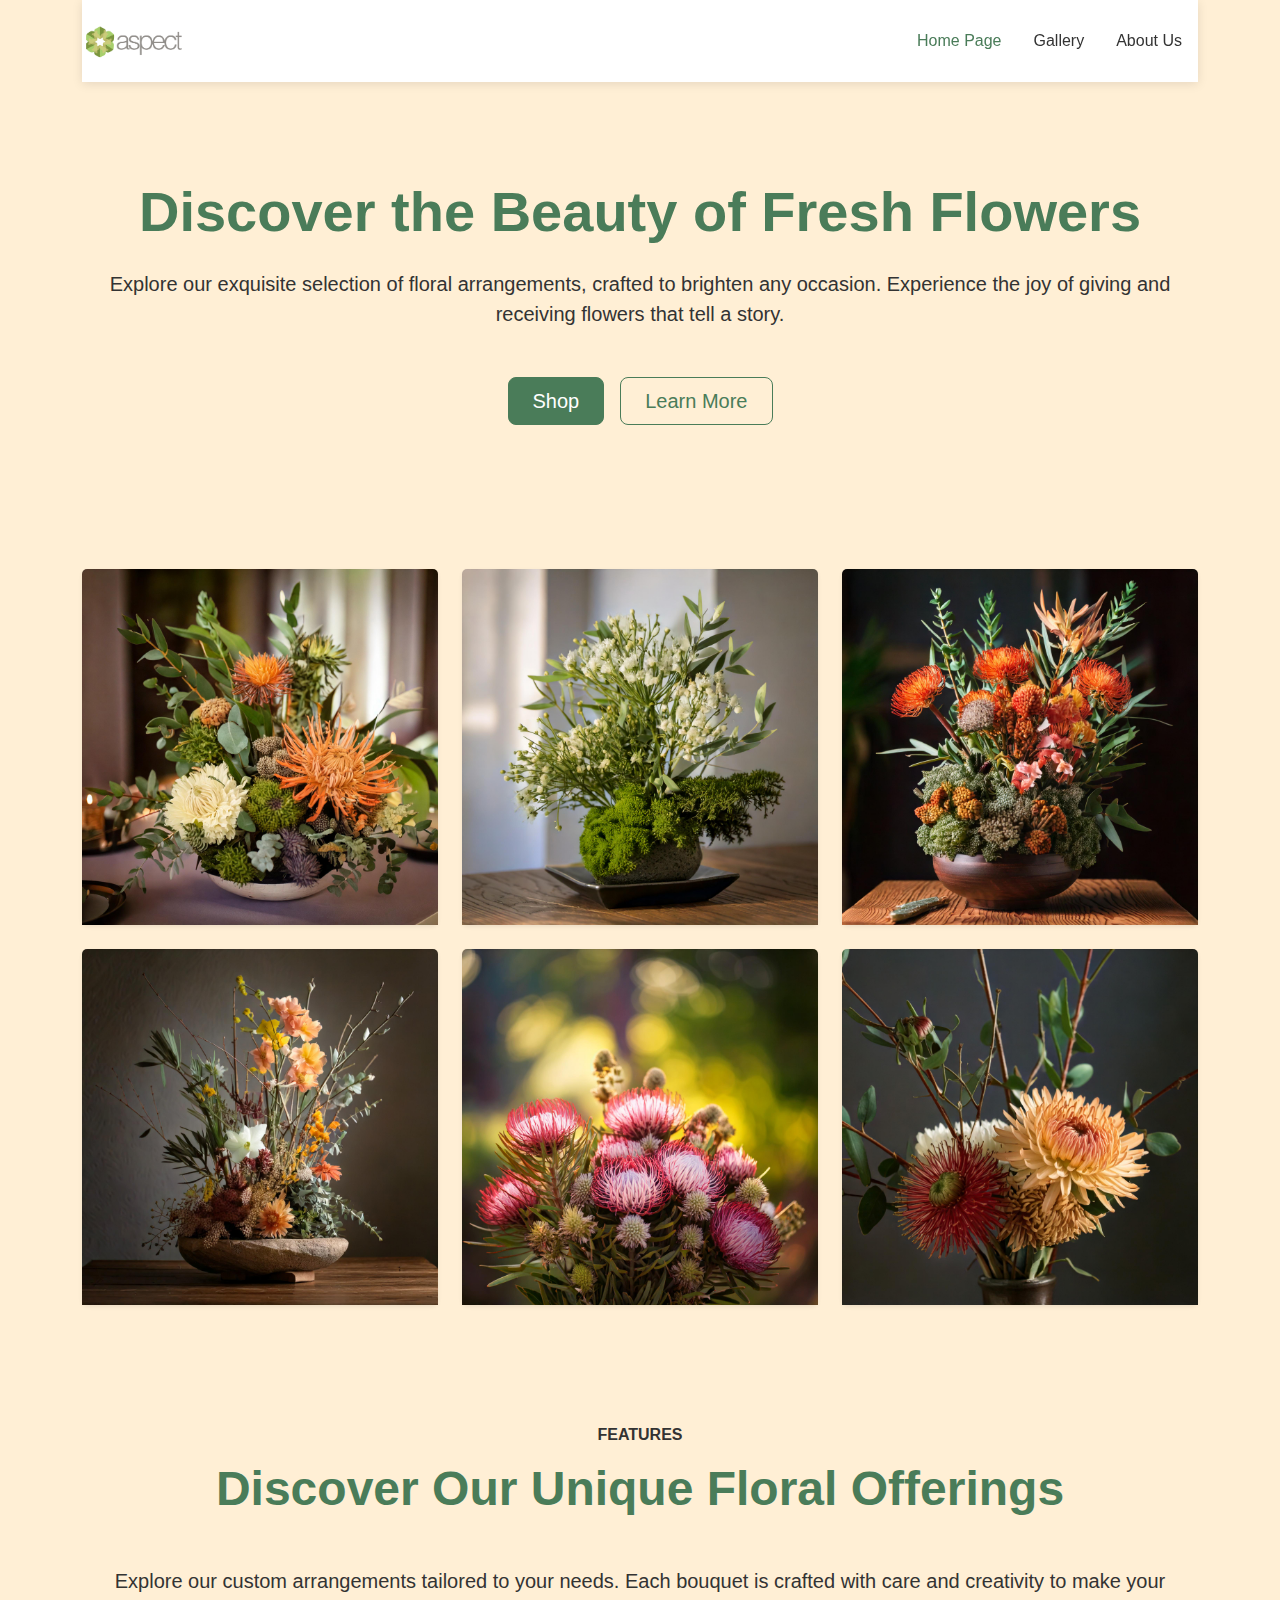
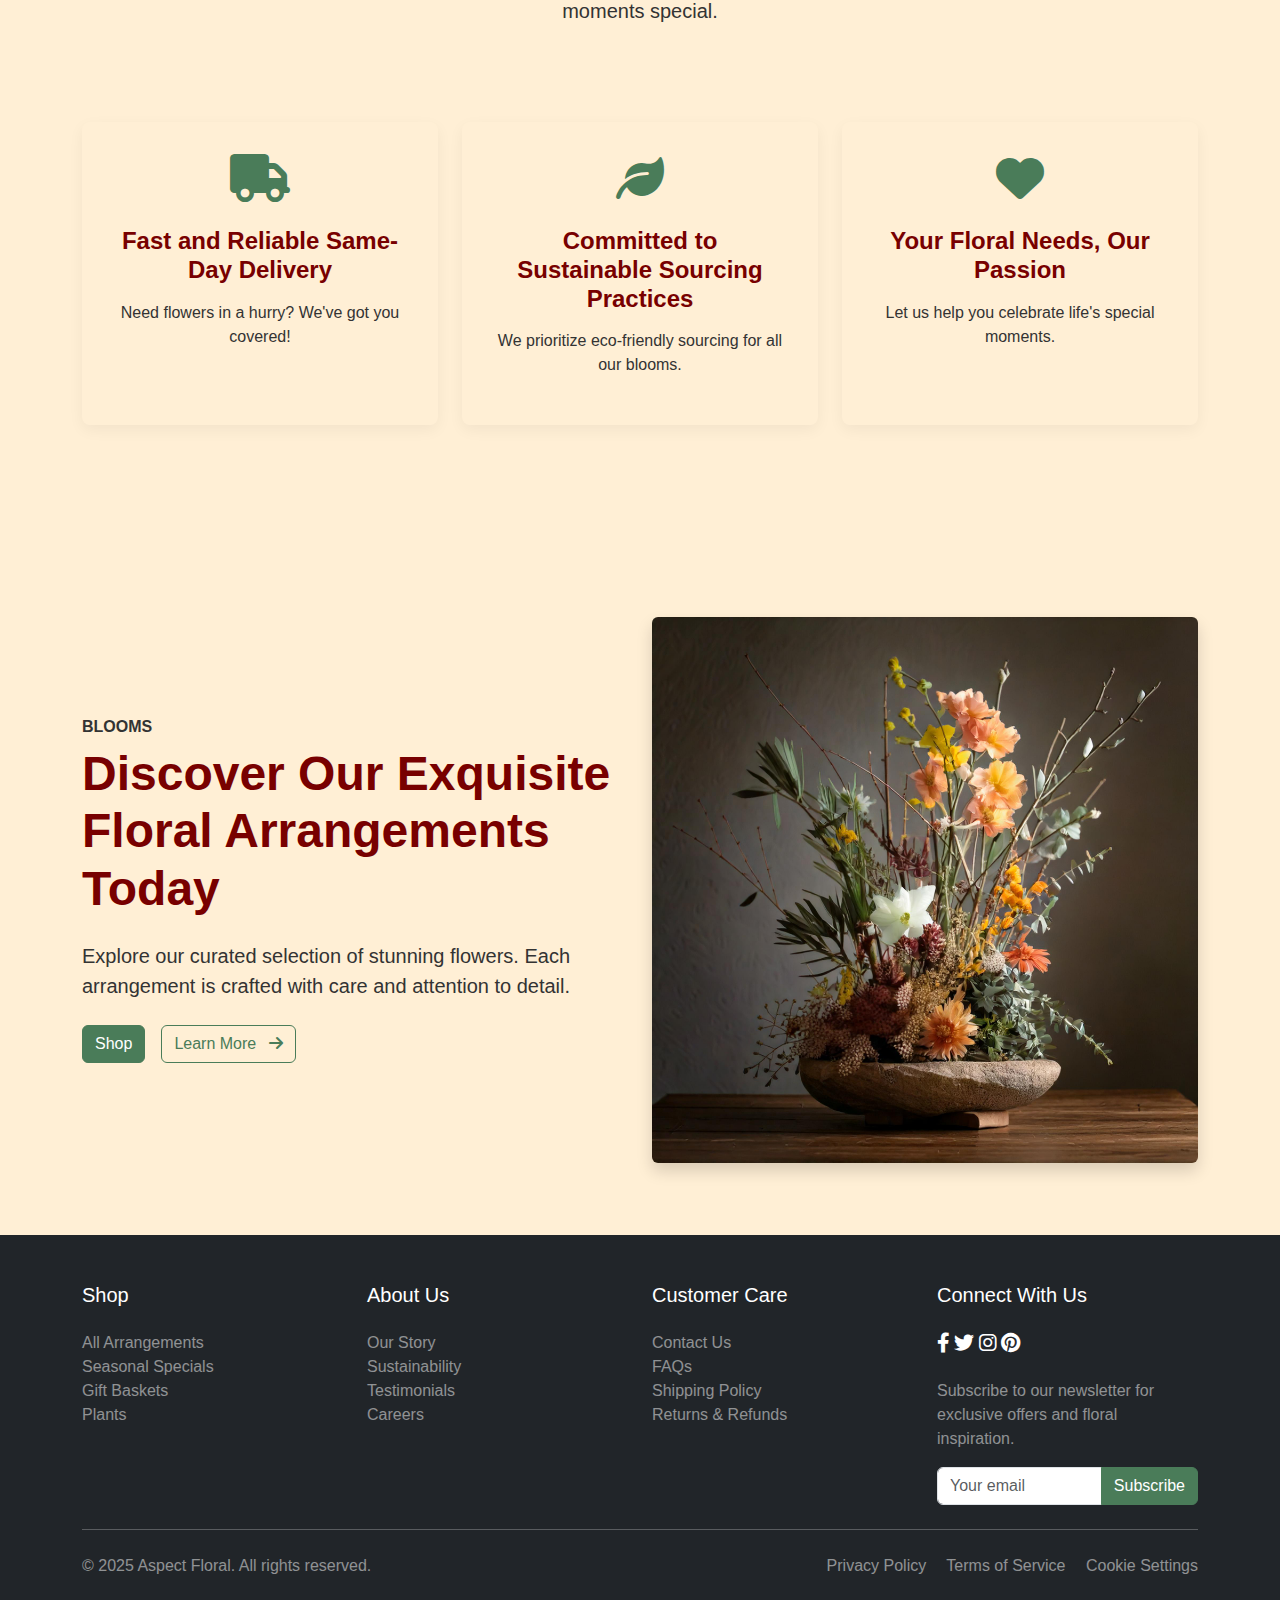
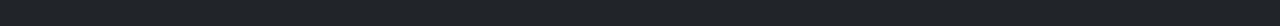
<file: Website Flower GRD263/index.html>
<!DOCTYPE html>
<html lang="en">
<head>
  <meta charset="UTF-8">
  <meta name="viewport" content="width=device-width, initial-scale=1.0">
  <title>Aspect Floral - Beautiful Fresh Flowers</title>
  <!-- Bootstrap CSS -->
  <link href="https://cdn.jsdelivr.net/npm/bootstrap@5.3.0-alpha1/dist/css/bootstrap.min.css" rel="stylesheet">
  <!-- Custom CSS -->
  <link href="css/style.css" rel="stylesheet">
  <!-- Font Awesome -->
  <link rel="stylesheet" href="https://cdnjs.cloudflare.com/ajax/libs/font-awesome/6.0.0/css/all.min.css">
</head>
<body>
  <!-- Header -->
  <header class="sticky-top">
    <div class="container">
      <nav class="navbar navbar-expand-lg navbar-light py-3">
        <a class="navbar-brand" href="index.html">
          <img src="images/aspect-logo.png" alt="Aspect Floral" height="40">
        </a>
        <button class="navbar-toggler" type="button" data-bs-toggle="collapse" data-bs-target="#navbarNav" aria-controls="navbarNav" aria-expanded="false" aria-label="Toggle navigation">
          <span class="navbar-toggler-icon"></span>
        </button>
        <div class="collapse navbar-collapse justify-content-end" id="navbarNav">
          <ul class="navbar-nav">
            <li class="nav-item">
              <a class="nav-link active" aria-current="page" href="index.html">Home Page</a>
            </li>
            <li class="nav-item">
              <a class="nav-link" href="gallery.html">Gallery</a>
            </li>
            <li class="nav-item">
              <a class="nav-link" href="about.html">About Us</a>
            </li>
          </ul>
        </div>
      </nav>
    </div>
  </header>

  <!-- Hero Section -->
  <section class="hero-section py-5">
    <div class="container text-center py-5">
      <h1 class="display-4 fw-bold text-primary mb-4">Discover the Beauty of Fresh Flowers</h1>
      <p class="lead mb-5">Explore our exquisite selection of floral arrangements, crafted to brighten any occasion. Experience the joy of giving and receiving flowers that tell a story.</p>
      <div class="d-flex justify-content-center gap-3">
        <a href="#" class="btn btn-primary btn-lg px-4">Shop</a>
        <a href="#" class="btn btn-outline-primary btn-lg px-4">Learn More</a>
      </div>
    </div>
  </section>

  <!-- Featured Products -->
  <section class="featured-products py-5">
    <div class="container">
      <div class="row g-4">
        <div class="col-md-4">
          <div class="card h-100 border-0 shadow-sm">
            <img src="images/arrangement-1.jpg" class="card-img-top" alt="Floral Arrangement">
          </div>
        </div>
        <div class="col-md-4">
          <div class="card h-100 border-0 shadow-sm">
            <img src="images/arrangement-2.jpg" class="card-img-top" alt="Floral Arrangement">
          </div>
        </div>
        <div class="col-md-4">
          <div class="card h-100 border-0 shadow-sm">
            <img src="images/arrangement-3.jpg" class="card-img-top" alt="Floral Arrangement">
          </div>
        </div>
        <div class="col-md-4">
          <div class="card h-100 border-0 shadow-sm">
            <img src="images/arrangement-4.jpg" class="card-img-top" alt="Floral Arrangement">
          </div>
        </div>
        <div class="col-md-4">
          <div class="card h-100 border-0 shadow-sm">
            <img src="images/arrangement-5.jpg" class="card-img-top" alt="Floral Arrangement">
          </div>
        </div>
        <div class="col-md-4">
          <div class="card h-100 border-0 shadow-sm">
            <img src="images/arrangement-6.jpg" class="card-img-top" alt="Floral Arrangement">
          </div>
        </div>
      </div>
    </div>
  </section>

  <!-- Unique Offerings -->
  <section class="unique-offerings py-5">
    <div class="container text-center py-4">
      <h6 class="text-uppercase fw-bold mb-3">Features</h6>
      <h2 class="display-5 fw-bold text-primary mb-5">Discover Our Unique Floral Offerings</h2>
      <p class="lead mb-5">Explore our custom arrangements tailored to your needs. Each bouquet is crafted with care and creativity to make your moments special.</p>
      
      <div class="row g-4 py-5">
        <div class="col-md-4">
          <div class="feature-box text-center">
            <div class="feature-icon mb-4" style="color:#780000">
              <i class="fas fa-truck fa-3x text-primary"></i>
            </div>
            <h3 class="h4 mb-3" style="color:#780000"><b>Fast and Reliable Same-Day Delivery</b></h3>
            <p>Need flowers in a hurry? We've got you covered!</p>
          </div>
        </div>
        <div class="col-md-4">
          <div class="feature-box text-center">
            <div class="feature-icon mb-4">
              <i class="fas fa-leaf fa-3x text-primary"></i>
            </div>
            <h3 class="h4 mb-3" style="color:#780000"><b>Committed to Sustainable Sourcing Practices</b></h3>
            <p>We prioritize eco-friendly sourcing for all our blooms.</p>
          </div>
        </div>
        <div class="col-md-4">
          <div class="feature-box text-center">
            <div class="feature-icon mb-4">
              <i class="fas fa-heart fa-3x text-primary"></i>
            </div>
            <h3 class="h4 mb-3" style="color:#780000"><b>Your Floral Needs, Our Passion</b></h3>
            <p>Let us help you celebrate life's special moments.</p>
          </div>
        </div>
      </div>
    </div>
  </section>

  <!-- Call to Action -->
  <section class="cta-section py-5">
    <div class="container py-4">
      <div class="row align-items-center">
        <div class="col-lg-6">
          <h6 class="text-uppercase fw-bold">Blooms</h6>
          <h2 class="display-5 fw-bold  mb-4" style="color:#780000">Discover Our Exquisite Floral Arrangements Today</h2>
          <p class="lead mb-4">Explore our curated selection of stunning flowers. Each arrangement is crafted with care and attention to detail.</p>
          <div class="d-flex gap-3">
            <a href="#" class="btn btn-primary">Shop</a>
            <a href="#" class="btn btn-outline-primary">Learn More <i class="fas fa-arrow-right ms-2"></i></a>
          </div>
        </div>
        <div class="col-lg-6 mt-5 mt-lg-0">
          <img src="images/featured-arrangement.jpg" alt="Featured Floral Arrangement" class="img-fluid rounded shadow">
        </div>
      </div>
    </div>
  </section>

  <!-- Footer -->
  <footer class="bg-dark text-white py-5">
    <div class="container">
      <div class="row g-4">
        <div class="col-lg-3 col-md-6">
          <h5 class="mb-4">Shop</h5>
          <ul class="list-unstyled">
            <li><a href="#" class="text-decoration-none text-white-50">All Arrangements</a></li>
            <li><a href="#" class="text-decoration-none text-white-50">Seasonal Specials</a></li>
            <li><a href="#" class="text-decoration-none text-white-50">Gift Baskets</a></li>
            <li><a href="#" class="text-decoration-none text-white-50">Plants</a></li>
          </ul>
        </div>
        <div class="col-lg-3 col-md-6">
          <h5 class="mb-4">About Us</h5>
          <ul class="list-unstyled">
            <li><a href="#" class="text-decoration-none text-white-50">Our Story</a></li>
            <li><a href="#" class="text-decoration-none text-white-50">Sustainability</a></li>
            <li><a href="#" class="text-decoration-none text-white-50">Testimonials</a></li>
            <li><a href="#" class="text-decoration-none text-white-50">Careers</a></li>
          </ul>
        </div>
        <div class="col-lg-3 col-md-6">
          <h5 class="mb-4">Customer Care</h5>
          <ul class="list-unstyled">
            <li><a href="#" class="text-decoration-none text-white-50">Contact Us</a></li>
            <li><a href="#" class="text-decoration-none text-white-50">FAQs</a></li>
            <li><a href="#" class="text-decoration-none text-white-50">Shipping Policy</a></li>
            <li><a href="#" class="text-decoration-none text-white-50">Returns & Refunds</a></li>
          </ul>
        </div>
        <div class="col-lg-3 col-md-6">
          <h5 class="mb-4">Connect With Us</h5>
          <div class="d-flex gap-3 mb-4">
            <ahref="#" class="text-white"><i class="fab fa-facebook-f fa-lg"></i></a>
            <ahref="#" class="text-white"><i class="fab fa-twitter fa-lg"></i></a>
            <ahref="#" class="text-white"><i class="fab fa-instagram fa-lg"></i></a>
            <ahref="#" class="text-white"><i class="fab fa-pinterest fa-lg"></i></a>
          </div>
          <p class="text-white-50">Subscribe to our newsletter for exclusive offers and floral inspiration.</p>
          <form>
            <div class="input-group">
              <input type="email" class="form-control" placeholder="Your email" aria-label="Email" aria-describedby="subscribe-btn">
              <button class="btn btn-primary" type="button" id="subscribe-btn">Subscribe</button>
            </div>
          </form>
        </div>
      </div>
      <hr class="my-4 bg-secondary">
      <div class="row">
        <div class="col-md-6 text-center text-md-start">
          <p class="mb-0 text-white-50">&copy; 2025 Aspect Floral. All rights reserved.</p>
        </div>
        <div class="col-md-6 text-center text-md-end">
          <a href="#" class="text-decoration-none text-white-50 me-3">Privacy Policy</a>
          <a href="#" class="text-decoration-none text-white-50 me-3">Terms of Service</a>
          <a href="#" class="text-decoration-none text-white-50">Cookie Settings</a>
        </div>
      </div>
    </div>
  </footer>

  <!-- Bootstrap JS Bundle with Popper -->
  <script src="https://cdn.jsdelivr.net/npm/bootstrap@5.3.0-alpha1/dist/js/bootstrap.bundle.min.js"></script>
</body>
</html>
</file>
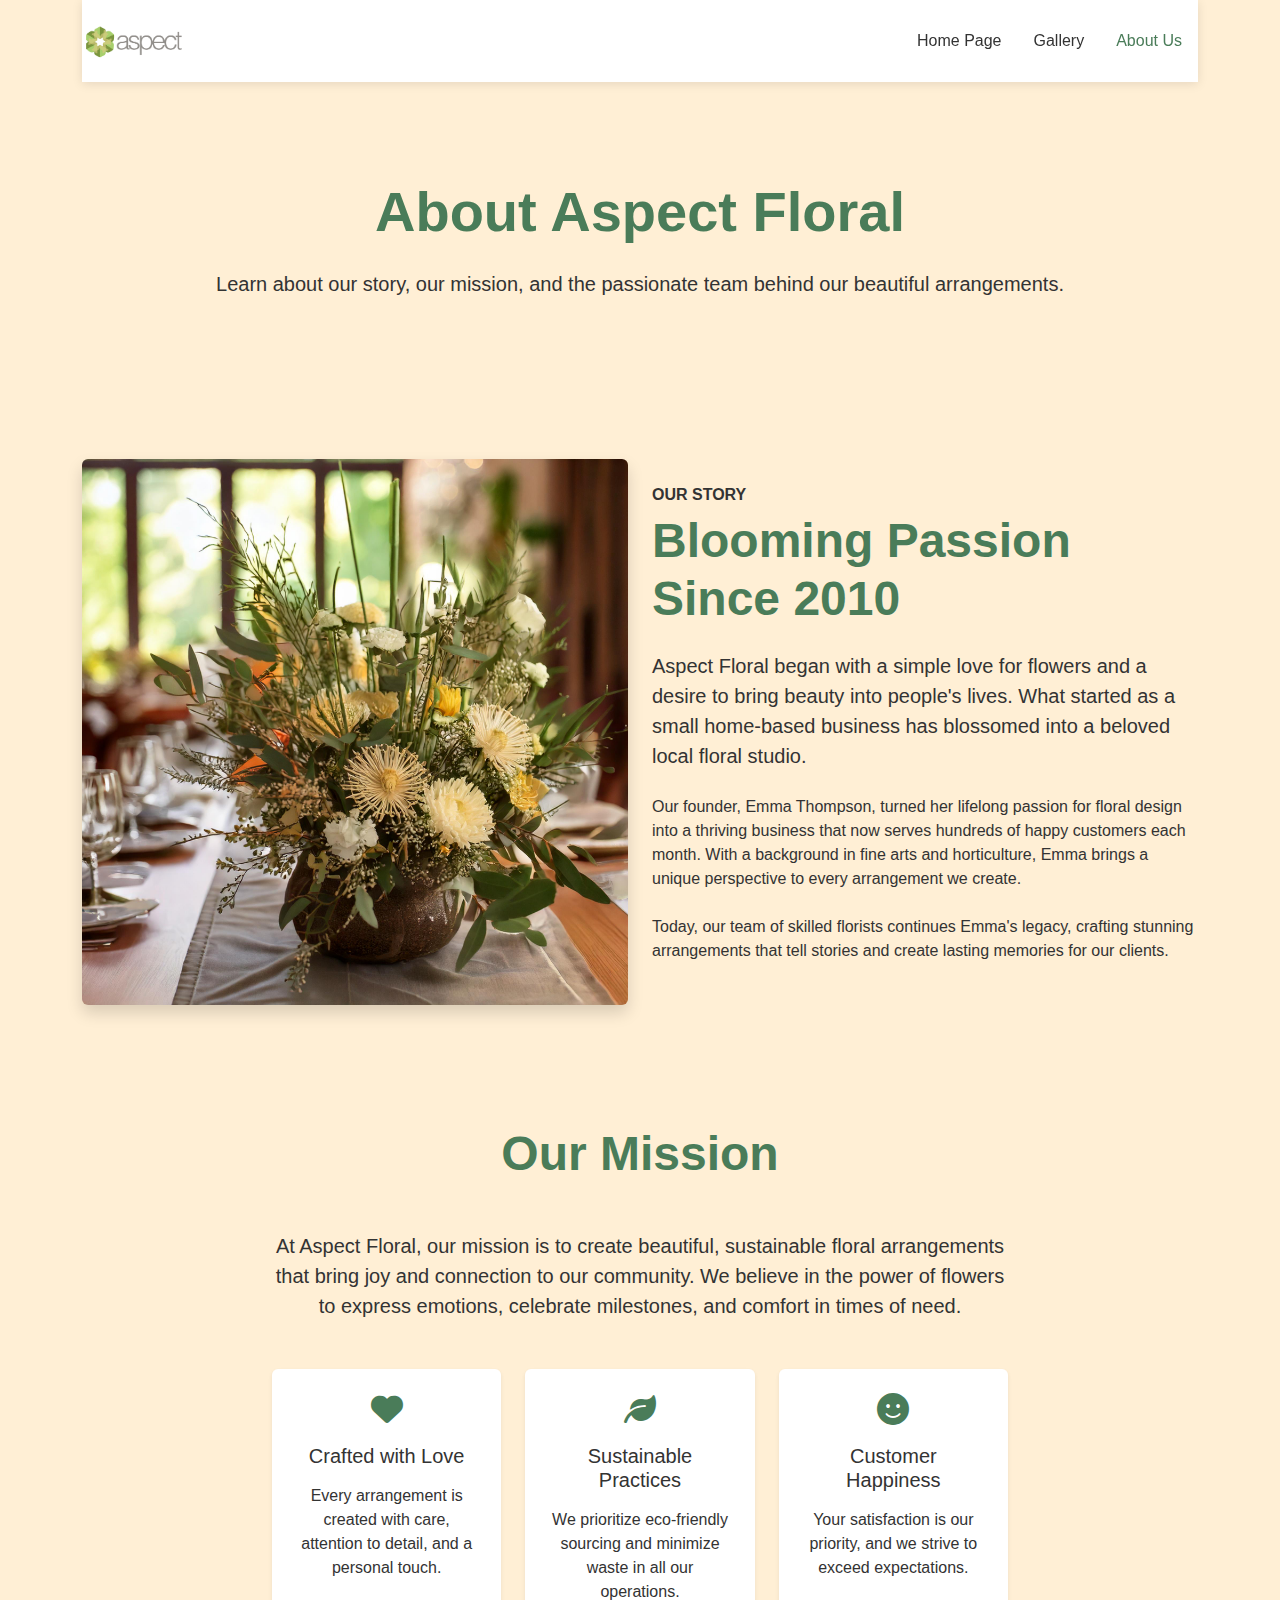
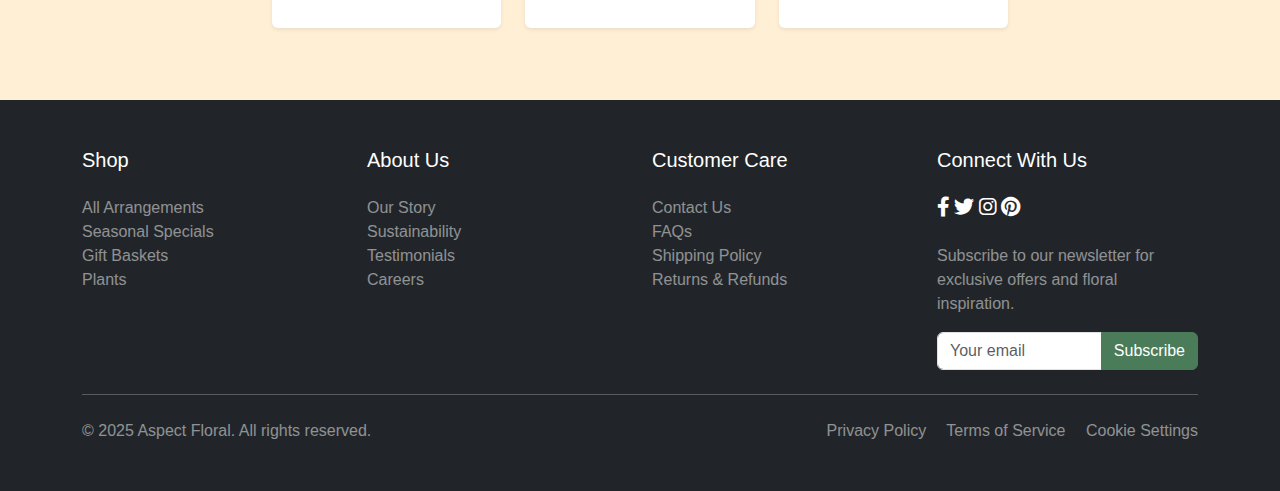
<file: Website Flower GRD263/about.html>
<!DOCTYPE html>
<html lang="en">
<head>
  <meta charset="UTF-8">
  <meta name="viewport" content="width=device-width, initial-scale=1.0">
  <title>About Us - Aspect Floral</title>
  <!-- Bootstrap CSS -->
  <link href="https://cdn.jsdelivr.net/npm/bootstrap@5.3.0-alpha1/dist/css/bootstrap.min.css" rel="stylesheet">
  <!-- Custom CSS -->
  <link href="css/style.css" rel="stylesheet">
  <!-- Font Awesome -->
  <link rel="stylesheet" href="https://cdnjs.cloudflare.com/ajax/libs/font-awesome/6.0.0/css/all.min.css">
</head>
<body>
  <!-- Header -->
  <header class="sticky-top">
    <div class="container">
      <nav class="navbar navbar-expand-lg navbar-light py-3">
        <a class="navbar-brand" href="index.html">
          <img src="images/aspect-logo.png" alt="Aspect Floral" height="40">
        </a>
        <button class="navbar-toggler" type="button" data-bs-toggle="collapse" data-bs-target="#navbarNav" aria-controls="navbarNav" aria-expanded="false" aria-label="Toggle navigation">
          <span class="navbar-toggler-icon"></span>
        </button>
        <div class="collapse navbar-collapse justify-content-end" id="navbarNav">
          <ul class="navbar-nav">
            <li class="nav-item">
              <a class="nav-link" href="index.html">Home Page</a>
            </li>
            <li class="nav-item">
              <a class="nav-link" href="gallery.html">Gallery</a>
            </li>
            <li class="nav-item">
              <a class="nav-link active" aria-current="page" href="about.html">About Us</a>
            </li>
          </ul>
        </div>
      </nav>
    </div>
  </header>

  <!-- About Header -->
  <section class="page-header py-5">
    <div class="container text-center py-5">
      <h1 class="display-4 fw-bold text-primary mb-4">About Aspect Floral</h1>
      <p class="lead">Learn about our story, our mission, and the passionate team behind our beautiful arrangements.</p>
    </div>
  </section>

  <!-- Our Story -->
  <section class="our-story py-5">
    <div class="container">
      <div class="row align-items-center">
        <div class="col-lg-6 mb-4 mb-lg-0">
          <img src="images/about-story.jpg" alt="Our Floral Studio" class="img-fluid rounded shadow">
        </div>
        <div class="col-lg-6">
          <h6 class="text-uppercase fw-bold">Our Story</h6>
          <h2 class="display-5 fw-bold text-primary mb-4">Blooming Passion Since 2010</h2>
          <p class="lead mb-4">Aspect Floral began with a simple love for flowers and a desire to bring beauty into people's lives. What started as a small home-based business has blossomed into a beloved local floral studio.</p>
          <p class="mb-4">Our founder, Emma Thompson, turned her lifelong passion for floral design into a thriving business that now serves hundreds of happy customers each month. With a background in fine arts and horticulture, Emma brings a unique perspective to every arrangement we create.</p>
          <p>Today, our team of skilled florists continues Emma's legacy, crafting stunning arrangements that tell stories and create lasting memories for our clients.</p>
        </div>
      </div>
    </div>
  </section>

  <!-- Our Mission -->
  <section class="our-mission py-5">
    <div class="container text-center py-4">
      <h2 class="display-5 fw-bold text-primary mb-5">Our Mission</h2>
      <div class="row justify-content-center">
        <div class="col-lg-8">
          <p class="lead mb-5">At Aspect Floral, our mission is to create beautiful, sustainable floral arrangements that bring joy and connection to our community. We believe in the power of flowers to express emotions, celebrate milestones, and comfort in times of need.</p>
          <div class="row g-4">
            <div class="col-md-4">
              <div class="mission-card p-4 bg-white rounded shadow-sm h-100">
                <div class="mission-icon mb-3">
                  <i class="fas fa-heart fa-2x text-primary"></i>
                </div>
                <h3 class="h5 mb-3">Crafted with Love</h3>
                <p class="mb-0">Every arrangement is created with care, attention to detail, and a personal touch.</p>
              </div>
            </div>
            <div class="col-md-4">
              <div class="mission-card p-4 bg-white rounded shadow-sm h-100">
                <div class="mission-icon mb-3">
                  <i class="fas fa-leaf fa-2x text-primary"></i>
                </div>
                <h3 class="h5 mb-3">Sustainable Practices</h3>
                <p class="mb-0">We prioritize eco-friendly sourcing and minimize waste in all our operations.</p>
              </div>
            </div>
            <div class="col-md-4">
              <div class="mission-card p-4 bg-white rounded shadow-sm h-100">
                <div class="mission-icon mb-3">
                  <i class="fas fa-smile fa-2x text-primary"></i>
                </div>
                <h3 class="h5 mb-3">Customer Happiness</h3>
                <p class="mb-0">Your satisfaction is our priority, and we strive to exceed expectations.</p>
              </div>
            </div>
          </div>
        </div>
      </div>
    </div>
  </section>


  <!-- Footer -->
  <footer class="bg-dark text-white py-5">
    <div class="container">
      <div class="row g-4">
        <div class="col-lg-3 col-md-6">
          <h5 class="mb-4">Shop</h5>
          <ul class="list-unstyled">
            <li><a href="#" class="text-decoration-none text-white-50">All Arrangements</a></li>
            <li><a href="#" class="text-decoration-none text-white-50">Seasonal Specials</a></li>
            <li><a href="#" class="text-decoration-none text-white-50">Gift Baskets</a></li>
            <li><a href="#" class="text-decoration-none text-white-50">Plants</a></li>
          </ul>
        </div>
        <div class="col-lg-3 col-md-6">
          <h5 class="mb-4">About Us</h5>
          <ul class="list-unstyled">
            <li><a href="#" class="text-decoration-none text-white-50">Our Story</a></li>
            <li><a href="#" class="text-decoration-none text-white-50">Sustainability</a></li>
            <li><a href="#" class="text-decoration-none text-white-50">Testimonials</a></li>
            <li><a href="#" class="text-decoration-none text-white-50">Careers</a></li>
          </ul>
        </div>
        <div class="col-lg-3 col-md-6">
          <h5 class="mb-4">Customer Care</h5>
          <ul class="list-unstyled">
            <li><a href="#" class="text-decoration-none text-white-50">Contact Us</a></li>
            <li><a href="#" class="text-decoration-none text-white-50">FAQs</a></li>
            <li><a href="#" class="text-decoration-none text-white-50">Shipping Policy</a></li>
            <li><a href="#" class="text-decoration-none text-white-50">Returns & Refunds</a></li>
          </ul>
        </div>
        <div class="col-lg-3 col-md-6">
          <h5 class="mb-4">Connect With Us</h5>
          <div class="d-flex gap-3 mb-4">
            <ahref="#" class="text-white"><i class="fab fa-facebook-f fa-lg"></i></a>
            <ahref="#" class="text-white"><i class="fab fa-twitter fa-lg"></i></a>
            <ahref="#" class="text-white"><i class="fab fa-instagram fa-lg"></i></a>
            <ahref="#" class="text-white"><i class="fab fa-pinterest fa-lg"></i></a>
          </div>
          <p class="text-white-50">Subscribe to our newsletter for exclusive offers and floral inspiration.</p>
          <form>
            <div class="input-group">
              <input type="email" class="form-control" placeholder="Your email" aria-label="Email" aria-describedby="subscribe-btn">
              <button class="btn btn-primary" type="button" id="subscribe-btn">Subscribe</button>
            </div>
          </form>
        </div>
      </div>
      <hr class="my-4 bg-secondary">
      <div class="row">
        <div class="col-md-6 text-center text-md-start">
          <p class="mb-0 text-white-50">&copy; 2025 Aspect Floral. All rights reserved.</p>
        </div>
        <div class="col-md-6 text-center text-md-end">
          <a href="#" class="text-decoration-none text-white-50 me-3">Privacy Policy</a>
          <a href="#" class="text-decoration-none text-white-50 me-3">Terms of Service</a>
          <a href="#" class="text-decoration-none text-white-50">Cookie Settings</a>
        </div>
      </div>
    </div>
  </footer>

  <!-- Bootstrap JS Bundle with Popper -->
  <script src="https://cdn.jsdelivr.net/npm/bootstrap@5.3.0-alpha1/dist/js/bootstrap.bundle.min.js"></script>
</body>
</html>
</file>
<file: Website Flower GRD263/css/style.css>
/* Custom CSS for Aspect Floral Website */

:root {
    --primary: #4a7c59;
    --primary-dark: #3a6247;
    --secondary: #f8b400;
    --light-bg: #f9f5eb;
    --dark-text: #333333;
    --light-text: #ffffff;
  }
  
  body {
    font-family: "Poppins", sans-serif;
    color: var(--dark-text);
    background-color: papayawhip;
  }
  
  /* Header Styles */
  .navbar-brand img {
    max-height: 50px;
  }
  
  .navbar {
    background-color: white;
    box-shadow: 0 2px 10px rgba(0, 0, 0, 0.1);
  }
  
  .nav-link {
    font-weight: 500;
    color: var(--dark-text) !important;
    padding: 0.5rem 1rem !important;
    transition: color 0.3s ease;
  }
  
  .nav-link:hover,
  .nav-link.active {
    color: var(--primary) !important;
  }
  
  /* Hero Section */
  .hero-section {
    background-color: papayawhip;
    padding: 5rem 0;
  }
  
  /* Button Styles */
  .btn-primary {
    background-color: var(--primary);
    border-color: var(--primary);
  }
  
  .btn-primary:hover,
  .btn-primary:focus {
    background-color: var(--primary-dark);
    border-color: var(--primary-dark);
  }
  
  .btn-outline-primary {
    color: var(--primary);
    border-color: var(--primary);
  }
  
  .btn-outline-primary:hover,
  .btn-outline-primary:focus {
    background-color: var(--primary);
    border-color: var(--primary);
    color: white;
  }
  
  /* Text Colors */
  .text-primary {
    color: var(--primary) !important;
  }
  
  /* Card Styles */
  .card {
    transition: transform 0.3s ease, box-shadow 0.3s ease;
    border: none;
  }
  
  .card:hover {
    transform: translateY(-5px);
    box-shadow: 0 10px 20px rgba(0, 0, 0, 0.1);
  }
  
  /* Feature Box */
  .feature-box {
    padding: 2rem;
    border-radius: 0.5rem;
    background-color: papayawhip;
    box-shadow: 0 5px 15px rgba(0, 0, 0, 0.05);
    height: 100%;
    transition: transform 0.3s ease;
  }
  
  .feature-box:hover {
    transform: translateY(-5px);
  }
  
  .feature-icon {
    color: var(--primary);
  }
  
  /* Gallery Styles */
  .gallery-card {
    overflow: hidden;
    transition: transform 0.3s ease;
  }
  
  .gallery-card img {
    transition: transform 0.5s ease;
  }
  
  .gallery-card:hover img {
    transform: scale(1.05);
  }
  
  /* Testimonial Styles */
  .testimonial-card {
    transition: transform 0.3s ease;
  }
  
  .testimonial-card:hover {
    transform: translateY(-5px);
  }
  
  /* Footer Styles */
  footer {
    background-color: #212529;
  }
  
  footer a:hover {
    color: var(--light-text) !important;
  }
  
  /* Responsive Adjustments */
  @media (max-width: 768px) {
    .hero-section {
      padding: 3rem 0;
    }
  
    h1.display-4 {
      font-size: 2.5rem;
    }
  
    h2.display-5 {
      font-size: 2rem;
    }
  }
</file>
